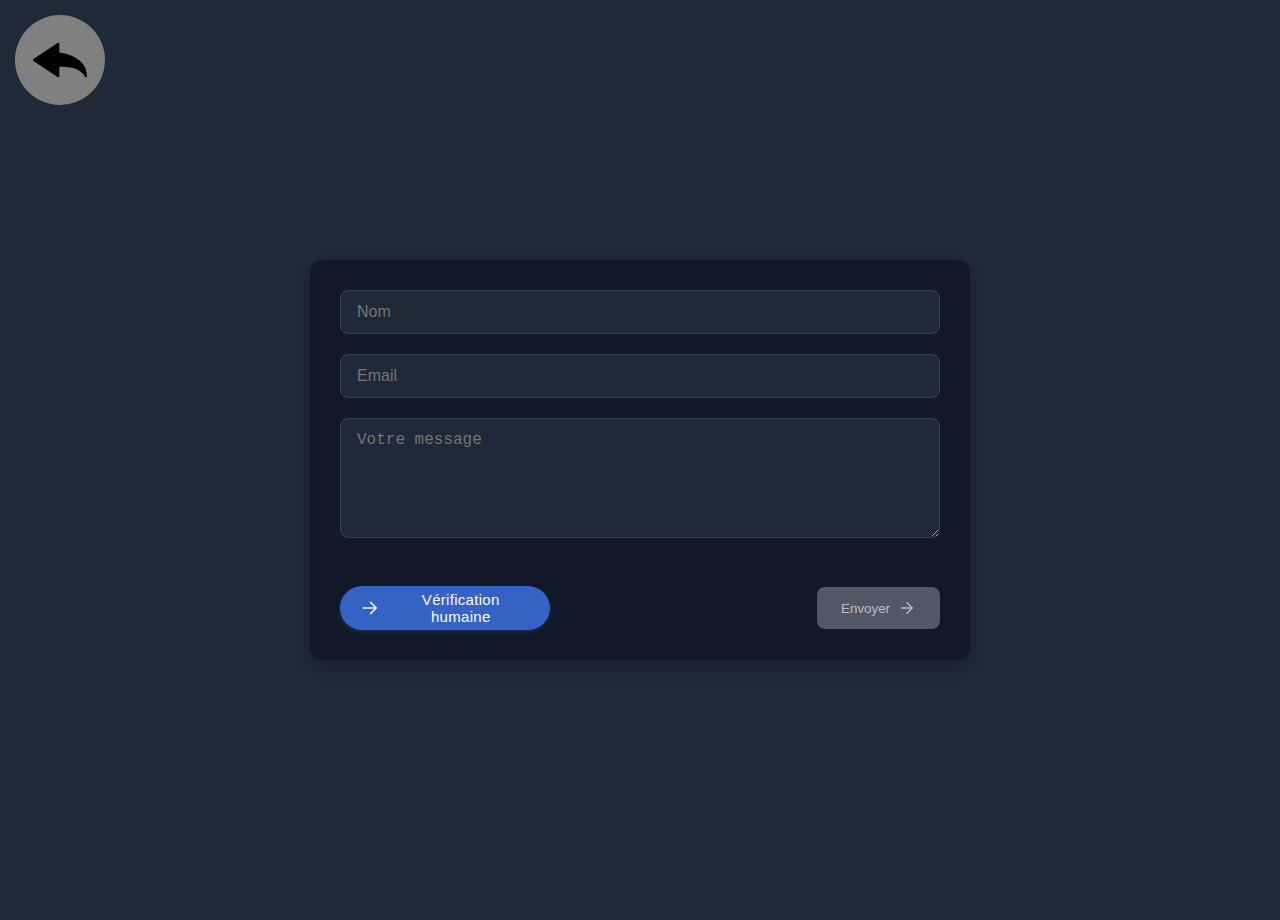
<file: pages/captcha/index.html>
<!DOCTYPE html>
<html lang="fr">
  <head>
    <meta name="viewport" content="width=device-width, initial-scale=1.0" />
    <link rel="stylesheet" href="style.css" />
    <meta charset="UTF-8" />
    <title>Formulaire de Contact avec Captcha de Jeu</title>
  </head>

  <body style="position: relative;">
    <div style="position: absolute; top: 15px; left: 15px; width: 10vh; height: 10vh; border-radius: 999px; background-color: grey; display: flex; align-items: center; justify-content: center;">
      <a href="./../../index.html" style="width: 60%; height: 60%;"><img src="./../../assets/img/back-arrow-svgrepo-com.svg" alt="Retour" style="width: 100%; height: 100%;"/></a>     
    </div>
    <div class="container">
      <form id="contactForm">
        <input
          type="text"
          id="name"
          placeholder="Nom"
          aria-label="Nom"
          required
        />
        <input
          type="email"
          id="email"
          placeholder="Email"
          aria-label="Email"
          required
        />
        <textarea
          id="message"
          placeholder="Votre message"
          aria-label="Message"
          required
        ></textarea>
        <div class="captcha-section">
            <button type="button" id="gamingCaptcha" class="verification-btn">
                <div class="btn-content">
                    <svg class="arrow-icon" viewBox="0 0 24 24" fill="none" xmlns="http://www.w3.org/2000/svg">
                        <path d="M13 5L20 12L13 19M4 12H20" stroke="currentColor" stroke-width="2" stroke-linecap="round" stroke-linejoin="round"/>
                    </svg>
                    <span class="btn-text">Vérification humaine</span>
                </div>
            </button>
            <button type="submit" id="submitBtn" disabled>
                <span class="submit-text">Envoyer</span>
                <svg class="send-icon" viewBox="0 0 24 24" fill="none" xmlns="http://www.w3.org/2000/svg">
                    <path d="M5 12H19M19 12L12 5M19 12L12 19" stroke="currentColor" stroke-width="2" stroke-linecap="round" stroke-linejoin="round"/>
                </svg>
            </button>
        </div>
      </form>
    </div>

    <div id="captchaModal" class="modal">
      <div class="modal-content">
        <h2>Choisissez votre défi</h2>
        <div id="gameSelection">
          <button class="game-btn" data-game="memory">🧠 Jeu de mémoire</button>
          <button class="game-btn" data-game="platformer">🏃‍♂️ Plateforme</button>
          <button class="game-btn" data-game="shooter">🎯 Tir</button>
        </div>
        <div id="gameContainer"></div>
        <button id="cancelCaptcha">Annuler</button>
      </div>
    </div>
    <script src="script.js"></script>
  </body>
</html>
</file>
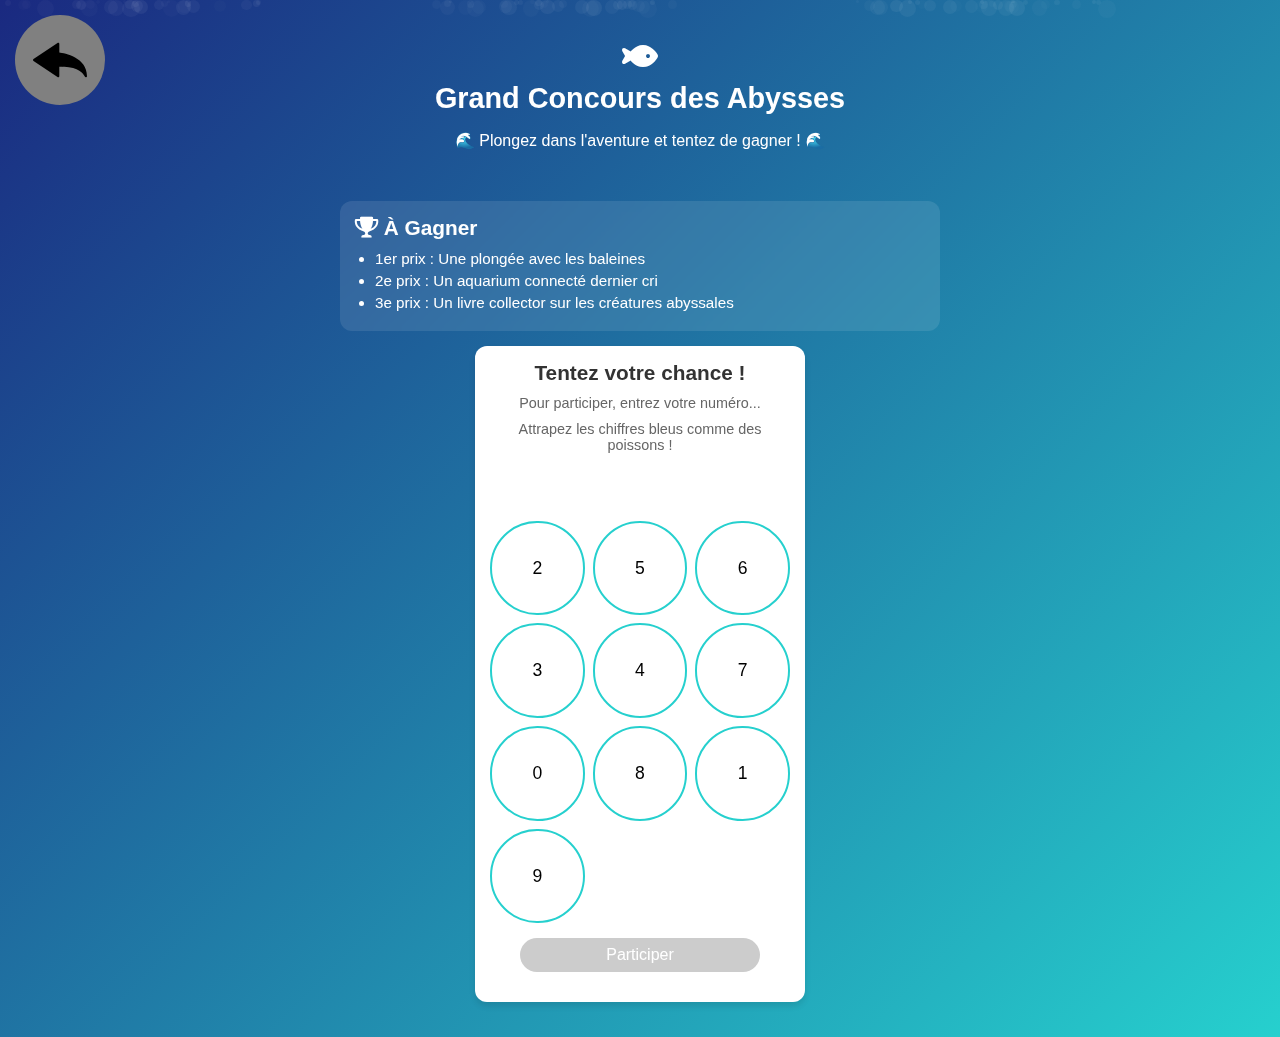
<file: pages/concours/index.html>
<!DOCTYPE html>
<html lang="fr">
<head>
    <meta charset="UTF-8">
    <meta name="viewport" content="width=device-width, initial-scale=1.0">
    <title>Grand Concours des Abysses</title>
    <link href="https://cdnjs.cloudflare.com/ajax/libs/font-awesome/6.0.0/css/all.min.css" rel="stylesheet">
    <link rel="stylesheet" href="style.css">
</head>
<body style="position: relative;">
    <div style="position: absolute; top: 15px; left: 15px; width: 10vh; height: 10vh; border-radius: 999px; background-color: grey; display: flex; align-items: center; justify-content: center;">
        <a href="./../../index.html" style="width: 60%; height: 60%;"><img src="./../../assets/img/back-arrow-svgrepo-com.svg" alt="Retour" style="width: 100%; height: 100%;"/></a>     
    </div>
    <div class="bubbles" id="bubbles" aria-hidden="true"></div>
    
    <div class="container">
        <header role="banner" class="contest-header">
            <i class="fas fa-fish fa-2x" aria-hidden="true"></i>
            <h1 id="mainTitle">Grand Concours des Abysses</h1>
            <p>🌊 Plongez dans l'aventure et tentez de gagner ! 🌊</p>
        </header>

        <main role="main">
            <section class="prize-section" aria-labelledby="prizeTitle">
                <h2 id="prizeTitle"><i class="fas fa-trophy" aria-hidden="true"></i> À Gagner</h2>
                <ul>
                    <li>1er prix : Une plongée avec les baleines</li>
                    <li>2e prix : Un aquarium connecté dernier cri</li>
                    <li>3e prix : Un livre collector sur les créatures abyssales</li>
                </ul>
            </section>

            <section class="phone-input-section" aria-labelledby="participateTitle">
                <h2 id="participateTitle">Tentez votre chance !</h2>
                <p class="instructions">Pour participer, entrez votre numéro...</p>
                <p class="instructions" id="currentTask" aria-live="polite">
                    Attrapez les chiffres bleus comme des poissons !
                </p>
                
                <div class="phone-display" id="phoneDisplay" aria-live="polite" role="status"></div>
                <div class="numpad" id="numpad" role="group" aria-label="Pavé numérique"></div>
                
                <button id="validateBtn" disabled aria-label="Valider la participation">
                    Participer
                </button>
            </section>

            <section class="success-message" id="successMessage" aria-labelledby="successTitle" hidden>
                <h3 id="successTitle">🎉 Félicitations ! 🎉</h3>
                <p>Votre participation a été enregistrée.</p>
                <p>Un dauphin-messager vous contactera si vous êtes l'heureux gagnant !</p>
            </section>
        </main>
    </div>
</body>
<script src="script.js"></script>
</html>
</file>
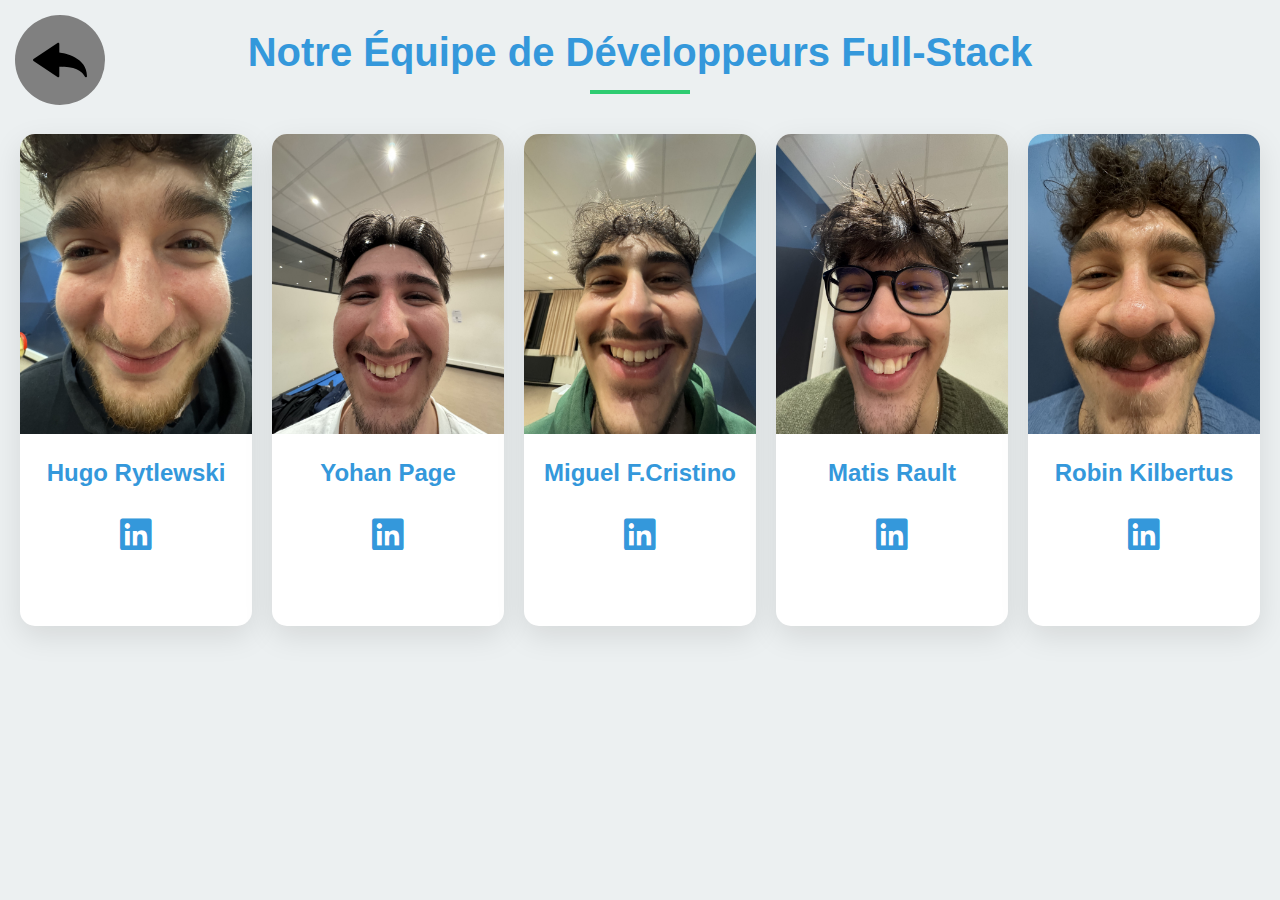
<file: pages/propos/index.html>
<!DOCTYPE html>
<html lang="fr">
<head>
    <meta charset="UTF-8">
    <meta name="viewport" content="width=device-width, initial-scale=1.0">
    <link rel="stylesheet" href="style.css">
    <title>Notre Équipe de Développeurs Full-Stack</title>
    <link rel="icon" type="image/x-icon" href="../../assets/img/favicon.ico">
    <link href="https://cdnjs.cloudflare.com/ajax/libs/font-awesome/6.0.0/css/all.min.css" rel="stylesheet">
</head>
<body>
    <div class="container" style="position: relative;">
        <div style="position: absolute; top: 15px; left: 15px; width: 10vh; height: 10vh; border-radius: 999px; background-color: grey; display: flex; align-items: center; justify-content: center;">
            <a href="./../../index.html" style="width: 60%; height: 60%;"><img src="./../../assets/img/back-arrow-svgrepo-com.svg" alt="Retour" style="width: 100%; height: 100%;"/></a>     
        </div>
        <h1 class="section-title">Notre Équipe de Développeurs Full-Stack</h1>
        
        <div class="team-grid">
            <div class="team-member">
                <div class="member-image-container">
                    <img src="../../assets/img/IMG_0944-min.jpeg" alt="Hugo Rytlewski" class="member-image">
                </div>
                <div class="member-content">
                    <h2 class="member-name">Hugo Rytlewski</h2>
                    <div class="social-links">
                        <a href="https://www.linkedin.com/in/hugo-rytlewski-b06841281/" title="LinkedIn" target="_blank"><i class="fab fa-linkedin"></i></a>
                    </div>
                </div>
            </div>

            <div class="team-member">
                <div class="member-image-container">
                    <img src="../../assets/img/IMG_0942-min.jpeg" alt="Yohan Page" class="member-image">
                </div>
                <div class="member-content">
                    <h2 class="member-name">Yohan Page</h2>
                    <div class="social-links">
                        <a href="https://www.linkedin.com/in/yohanpage/" title="LinkedIn" target="_blank"><i class="fab fa-linkedin"></i></a>
                    </div>
                </div>
            </div>

            <div class="team-member">
                <div class="member-image-container">
                    <img src="../../assets/img/IMG_0940-min.jpeg" alt="Miguel Ferro Cristino" class="member-image">
                </div>
                <div class="member-content">
                    <h2 class="member-name">Miguel F.Cristino</h2>
                    <div class="social-links">
                        <a href="https://www.linkedin.com/in/miguel-cristino-85b86a233/" title="LinkedIn" target="_blank"><i class="fab fa-linkedin"></i></a>
                    </div>
                </div>
            </div>

            <div class="team-member">
                <div class="member-image-container">
                    <img src="../../assets/img/IMG_0941-min.jpeg" alt="Matis Rault" class="member-image">
                </div>
                <div class="member-content">
                    <h2 class="member-name">Matis Rault</h2>
                    <div class="social-links">
                        <a href="https://www.linkedin.com/in/matis-rault-6b398427b/" title="LinkedIn" target="_blank"><i class="fab fa-linkedin"></i></a>
                    </div>
                </div>
            </div>

            <div class="team-member">
                <div class="member-image-container">
                    <img src="../../assets/img/IMG_0939-min.jpeg" alt="Robin Kilbertus" class="member-image">
                </div>
                <div class="member-content">
                    <h2 class="member-name">Robin Kilbertus</h2>
                    <div class="social-links">
                        <a href="https://www.linkedin.com/in/robin-kilbertus-460598281/" title="LinkedIn" target="_blank"><i class="fab fa-linkedin"></i></a>
                    </div>
                </div>
            </div>
        </div>
    </div>
</body>
</html>
</file>
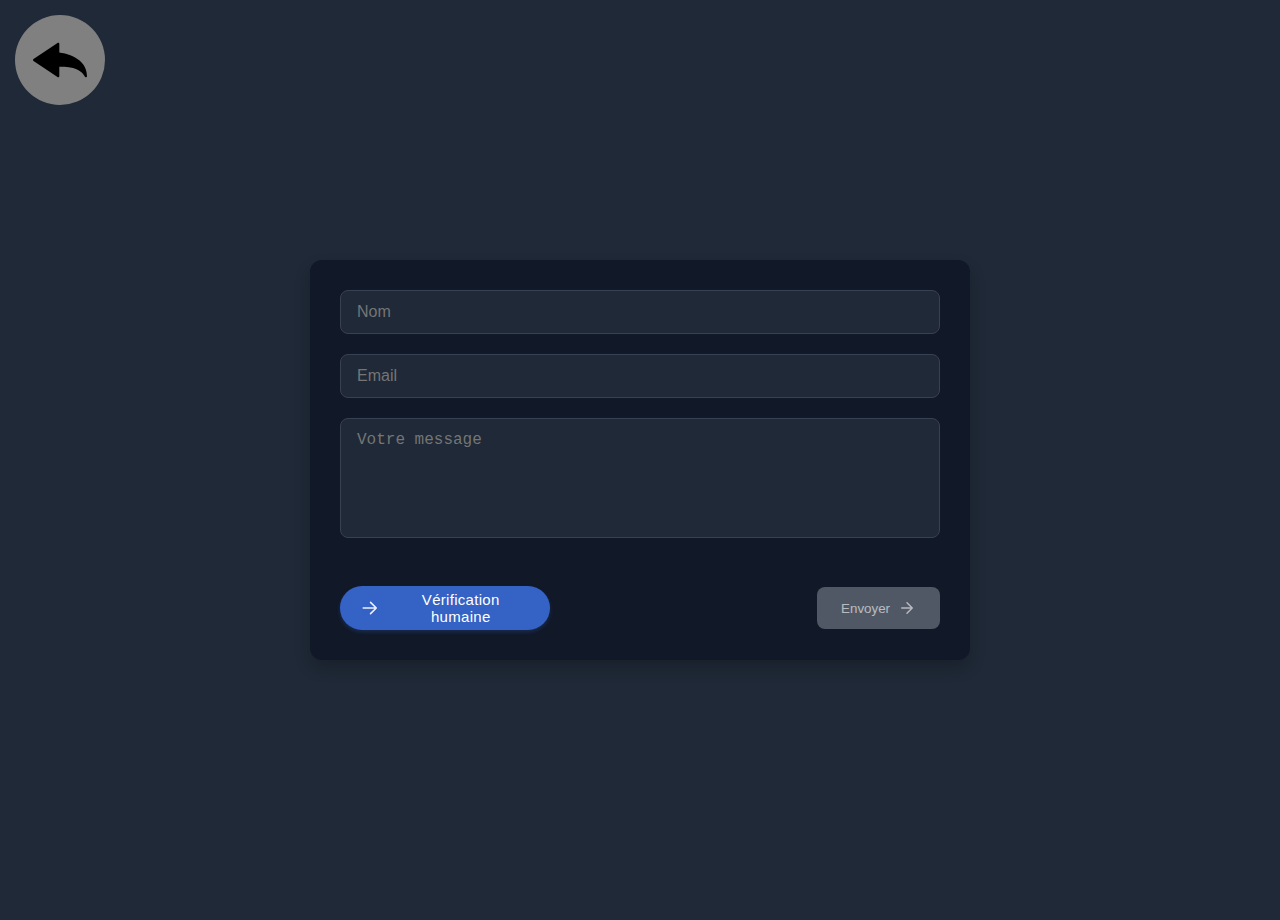
<file: pages/captcha.html>
<!DOCTYPE html>
<html lang="fr">
  <head>
    <meta name="viewport" content="width=device-width, initial-scale=1.0" />
    <link rel="stylesheet" href="../assets/css/captcha.css" />
    <link rel="icon" type="image/x-icon" href="../assets/img/favicon.ico">

    <meta charset="UTF-8" />
    <title>Formulaire de Contact avec Captcha de Jeu</title>
  </head>

  <body style="position: relative;">
    <div style="position: absolute; top: 15px; left: 15px; width: 10vh; height: 10vh; border-radius: 999px; background-color: grey; display: flex; align-items: center; justify-content: center;">
      <a href="./../index.html" style="width: 60%; height: 60%;"><img src="./../assets/img/back-arrow-svgrepo-com.svg" alt="Retour" style="width: 100%; height: 100%;"/></a>     
    </div>
    <div class="container">
      <form id="contactForm">
        <input
          type="text"
          id="name"
          placeholder="Nom"
          aria-label="Nom"
          required
        />
        <input
          type="email"
          id="email"
          placeholder="Email"
          aria-label="Email"
          required
        />
        <textarea
          id="message"
          placeholder="Votre message"
          aria-label="Message"
          required
        ></textarea>
        <div class="captcha-section">
            <button type="button" id="gamingCaptcha" class="verification-btn">
                <div class="btn-content">
                    <svg class="arrow-icon" viewBox="0 0 24 24" fill="none" xmlns="http://www.w3.org/2000/svg">
                        <path d="M13 5L20 12L13 19M4 12H20" stroke="currentColor" stroke-width="2" stroke-linecap="round" stroke-linejoin="round"/>
                    </svg>
                    <span class="btn-text">Vérification humaine</span>
                </div>
            </button>
            <button type="submit" id="submitBtn" disabled>
                <span class="submit-text">Envoyer</span>
                <svg class="send-icon" viewBox="0 0 24 24" fill="none" xmlns="http://www.w3.org/2000/svg">
                    <path d="M5 12H19M19 12L12 5M19 12L12 19" stroke="currentColor" stroke-width="2" stroke-linecap="round" stroke-linejoin="round"/>
                </svg>
            </button>
        </div>
      </form>
    </div>

    <div id="captchaModal" class="modal">
      <div class="modal-content">
        <h2>Choisissez votre défi</h2>
        <div id="gameSelection">
          <button class="game-btn" data-game="memory">🧠 Jeu de mémoire</button>
          <button class="game-btn" data-game="platformer">🏃‍♂️ Plateforme</button>
          <button class="game-btn" data-game="shooter">🎯 Tir</button>
        </div>
        <div id="gameContainer"></div>
        <button id="cancelCaptcha">Annuler</button>
      </div>
    </div>
    <script src="../assets/js/captcha.js"></script>
  </body>
</html>
</file>
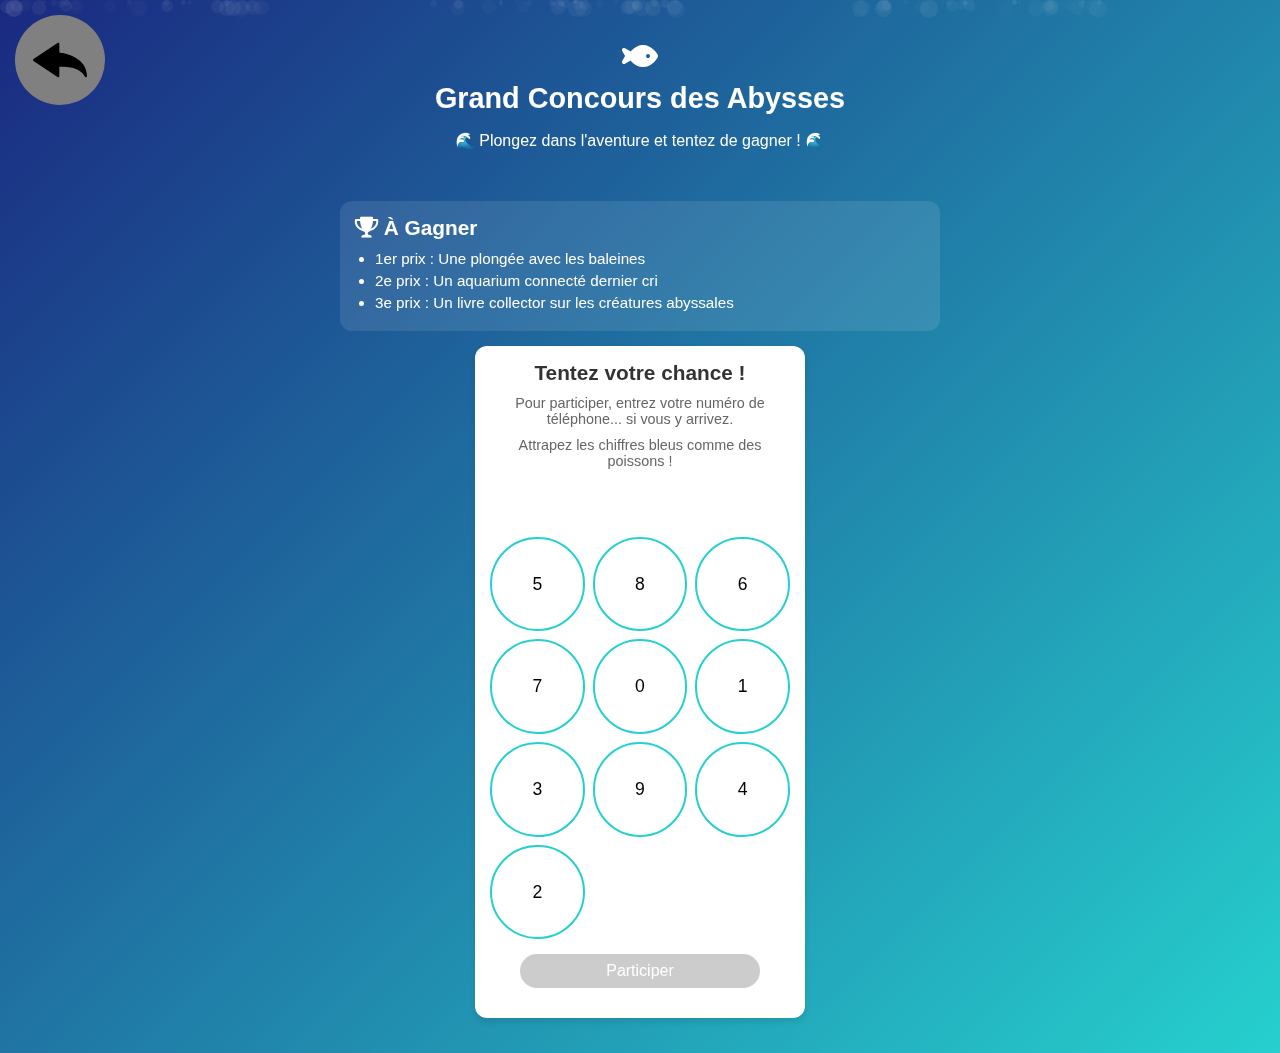
<file: pages/concours.html>
<!DOCTYPE html>
<html lang="fr">
<head>
    <meta charset="UTF-8">
    <meta name="viewport" content="width=device-width, initial-scale=1.0">
    <link rel="icon" type="image/x-icon" href="../assets/img/favicon.ico">
    <title>Grand Concours des Abysses</title>
    <link href="https://cdnjs.cloudflare.com/ajax/libs/font-awesome/6.0.0/css/all.min.css" rel="stylesheet">
    <link rel="stylesheet" href="../assets/css/concours.css">
</head>
<body style="position: relative;">
    <div style="position: absolute; top: 15px; z-index: 50; left: 15px; width: 10vh; height: 10vh; border-radius: 999px; background-color: grey; display: flex; align-items: center; justify-content: center;">
        <a href="./../index.html" style="width: 60%; height: 60%;"><img src="./../assets/img/back-arrow-svgrepo-com.svg" alt="Retour" style="width: 100%; height: 100%;"/></a>     
    </div>
    <div class="bubbles" id="bubbles" aria-hidden="true"></div>
    
    <div class="container">
        <header role="banner" class="contest-header">
            <i class="fas fa-fish fa-2x" aria-hidden="true"></i>
            <h1 id="mainTitle">Grand Concours des Abysses</h1>
            <p>🌊 Plongez dans l'aventure et tentez de gagner ! 🌊</p>
        </header>

        <main role="main">
            <section class="prize-section" aria-labelledby="prizeTitle">
                <h2 id="prizeTitle"><i class="fas fa-trophy" aria-hidden="true"></i> À Gagner</h2>
                <ul>
                    <li>1er prix : Une plongée avec les baleines</li>
                    <li>2e prix : Un aquarium connecté dernier cri</li>
                    <li>3e prix : Un livre collector sur les créatures abyssales</li>
                </ul>
            </section>

            <section class="phone-input-section" aria-labelledby="participateTitle">
                <h2 id="participateTitle">Tentez votre chance !</h2>
                <p class="instructions">Pour participer, entrez votre numéro de téléphone... si vous y arrivez.</p>
                <p class="instructions" id="currentTask" aria-live="polite">
                    Attrapez les chiffres bleus comme des poissons !
                </p>
                
                <div class="phone-display" id="phoneDisplay" aria-live="polite" role="status"></div>
                <div class="numpad" id="numpad" role="group" aria-label="Pavé numérique"></div>
                
                <button id="validateBtn" disabled aria-label="Valider la participation">
                    Participer
                </button>
            </section>

            <section class="success-message" id="successMessage" aria-labelledby="successTitle" hidden>
                <h3 id="successTitle">🎉 Félicitations ! 🎉</h3>
                <p>Votre participation a été enregistrée.</p>
                <p>Un dauphin-messager vous contactera si vous êtes l'heureux gagnant !</p>
            </section>
        </main>
    </div>
</body>
<script src="../assets/js/concours.js"></script>
</html>
</file>
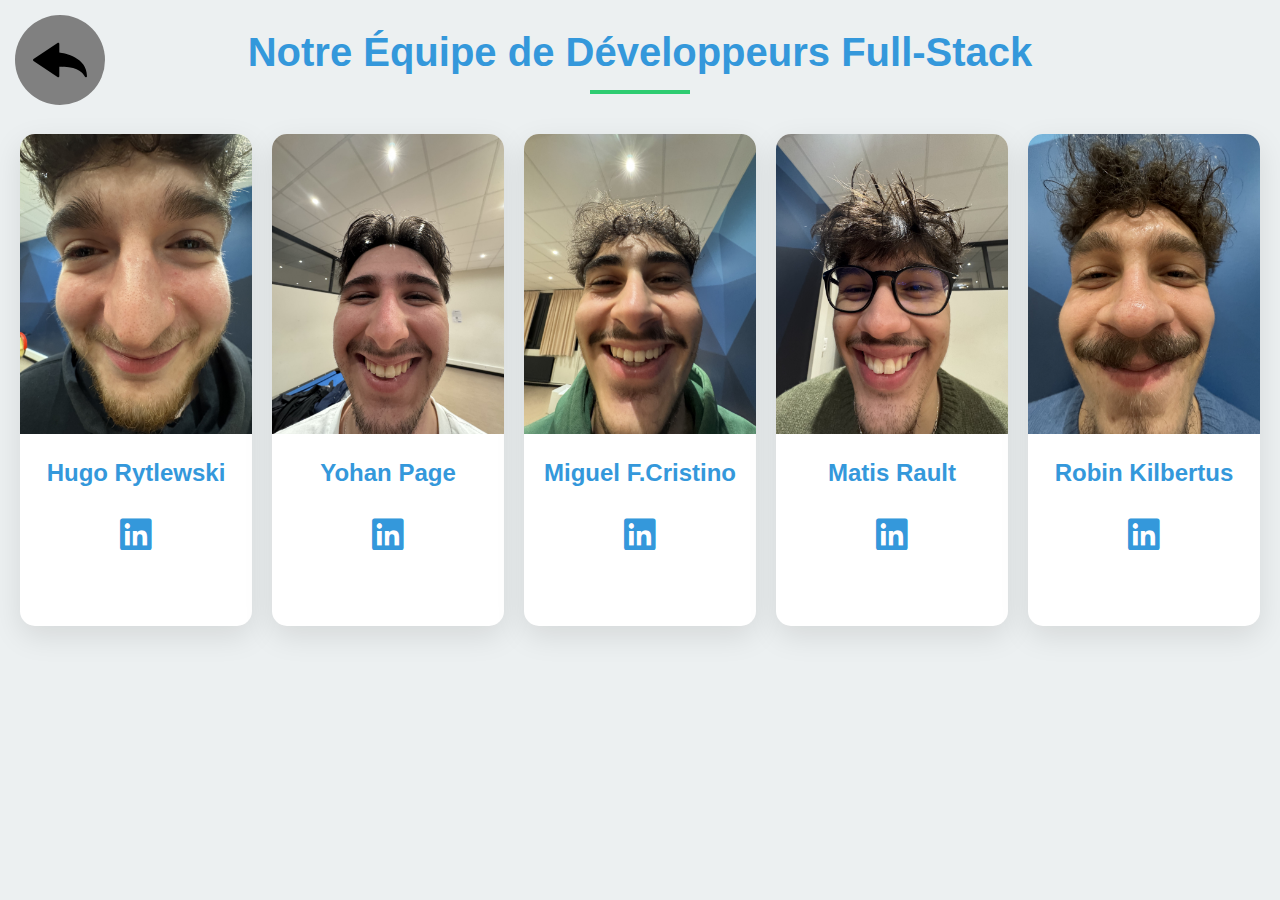
<file: pages/propos.html>
<!DOCTYPE html>
<html lang="fr">
<head>
    <meta charset="UTF-8">
    <meta name="viewport" content="width=device-width, initial-scale=1.0">
    <link rel="stylesheet" href="../assets/css/propos.css">
    <title>Notre Équipe de Développeurs Full-Stack</title>
    <link rel="icon" type="image/x-icon" href="../assets/img/favicon.ico">
    <link href="https://cdnjs.cloudflare.com/ajax/libs/font-awesome/6.0.0/css/all.min.css" rel="stylesheet">
</head>
<body>
    <div class="container" style="position: relative;">
        <div style="position: absolute; top: 15px; z-index: 50; left: 15px; width: 10vh; height: 10vh; border-radius: 999px; background-color: grey; display: flex; align-items: center; justify-content: center;">
            <a href="./../index.html" style="width: 60%; height: 60%;"><img src="./../assets/img/back-arrow-svgrepo-com.svg" alt="Retour" style="width: 100%; height: 100%;"/></a>     
        </div>
        <h1 class="section-title">Notre Équipe de Développeurs Full-Stack</h1>
        
        <div class="team-grid">
            <div class="team-member">
                <div class="member-image-container">
                    <img src="../assets/img/IMG_0944-min.jpeg" alt="Hugo Rytlewski" class="member-image">
                </div>
                <div class="member-content">
                    <h2 class="member-name">Hugo Rytlewski</h2>
                    <div class="social-links">
                        <a href="https://www.linkedin.com/in/hugo-rytlewski-b06841281/" title="LinkedIn" target="_blank"><i class="fab fa-linkedin"></i></a>
                    </div>
                </div>
            </div>

            <div class="team-member">
                <div class="member-image-container">
                    <img src="../assets/img/IMG_0942-min.jpeg" alt="Yohan Page" class="member-image">
                </div>
                <div class="member-content">
                    <h2 class="member-name">Yohan Page</h2>
                    <div class="social-links">
                        <a href="https://www.linkedin.com/in/yohanpage/" title="LinkedIn" target="_blank"><i class="fab fa-linkedin"></i></a>
                    </div>
                </div>
            </div>

            <div class="team-member">
                <div class="member-image-container">
                    <img src="../assets/img/IMG_0940-min.jpeg" alt="Miguel Ferro Cristino" class="member-image">
                </div>
                <div class="member-content">
                    <h2 class="member-name">Miguel F.Cristino</h2>
                    <div class="social-links">
                        <a href="https://www.linkedin.com/in/miguel-cristino-85b86a233/" title="LinkedIn" target="_blank"><i class="fab fa-linkedin"></i></a>
                    </div>
                </div>
            </div>

            <div class="team-member">
                <div class="member-image-container">
                    <img src="../assets/img/IMG_0941-min.jpeg" alt="Matis Rault" class="member-image">
                </div>
                <div class="member-content">
                    <h2 class="member-name">Matis Rault</h2>
                    <div class="social-links">
                        <a href="https://www.linkedin.com/in/matis-rault-6b398427b/" title="LinkedIn" target="_blank"><i class="fab fa-linkedin"></i></a>
                    </div>
                </div>
            </div>

            <div class="team-member">
                <div class="member-image-container">
                    <img src="../assets/img/IMG_0939-min.jpeg" alt="Robin Kilbertus" class="member-image">
                </div>
                <div class="member-content">
                    <h2 class="member-name">Robin Kilbertus</h2>
                    <div class="social-links">
                        <a href="https://www.linkedin.com/in/robin-kilbertus-460598281/" title="LinkedIn" target="_blank"><i class="fab fa-linkedin"></i></a>
                    </div>
                </div>
            </div>
        </div>
    </div>
</body>
</html>
</file>
<file: pages/captcha/style.css>
/* Base styles */
body {
    font-family: Arial, sans-serif;
    background-color: #1f2937;
    color: white;
    margin: 0;
    padding: 10px;
    display: flex;
    justify-content: center;
    align-items: center;
    min-height: 100dvh;
}

.container {
    background-color: #111827;
    border-radius: 12px;
    padding: 30px;
    width: 100%;
    max-width: 600px;
    box-shadow: 0 8px 16px rgba(0, 0, 0, 0.2);
}

/* Form elements */
input,
textarea {
    width: 100%;
    box-sizing: border-box;
    padding: 12px 16px;
    margin-bottom: 20px;
    background-color: #1f2937;
    border: 1px solid #374151;
    border-radius: 8px;
    color: white;
    font-size: 16px;
    transition: border-color 0.3s ease;
}

input:focus,
textarea:focus {
    border-color: #3b82f6;
    outline: none;
}

textarea {
    height: 120px;
    resize: vertical;
    min-height: 120px;
}

/* Captcha section */
.captcha-section {
    display: flex;
    align-items: center;
    gap: 16px;
    margin-top: 24px;
}

/* Verification button */
.verification-btn {
    background: #3462C5;
    border: none;
    border-radius: 100px;
    padding: 0;
    position: relative;
    overflow: hidden;
    width: 35%;
    height: 44px;
    cursor: pointer;
    transition: all 0.3s ease;
    box-shadow: 0 2px 4px rgba(59, 130, 246, 0.2);
}

.verification-btn::before {
    content: '';
    position: absolute;
    top: 0;
    left: 0;
    right: 0;
    bottom: 0;
    background: linear-gradient(135deg, rgba(255, 255, 255, 0.1), rgba(255, 255, 255, 0));
    opacity: 0;
    transition: opacity 0.3s ease;
}

.verification-btn:hover::before {
    opacity: 1;
}

.verification-btn:hover {
    background: #2563eb;
    box-shadow: 0 4px 8px rgba(59, 130, 246, 0.3);
    scale: 1.05;
}

.validate-btn {
    display: block;
    width: 100%;
    padding: 15px 20px;
    margin-top: 20px;
    background-color: #059669; /* Vert émeraude */
    color: white;
    border: none;
    border-radius: 8px;
    font-size: 1.1em;
    font-weight: bold;
    text-transform: uppercase;
    cursor: pointer;
    transition: all 0.3s ease;
    box-shadow: 0 4px 6px rgba(0, 0, 0, 0.1);
}

.validate-btn:hover {
    background-color: #047857; /* Vert émeraude légèrement plus foncé au survol */
    transform: translateY(-2px);
    box-shadow: 0 6px 8px rgba(0, 0, 0, 0.15);
}

.validate-btn:active {
    transform: translateY(1px);
    box-shadow: 0 2px 4px rgba(0, 0, 0, 0.1);
}

.btn-content {
    display: flex;
    align-items: center;
    gap: 12px;
    padding: 0 20px;
    height: 100%;
    position: relative;
    color: white;
    font-weight: 500;
}

.arrow-icon {
    width: 20px;
    height: 20px;
    color: currentColor;
    opacity: 0.9;
    margin-right: -4px; /* Ajustement fin pour l'alignement */
}

.icon-container {
    width: 24px;
    height: 24px;
    position: relative;
}

.gamepad-icon {
    width: 100%;
    height: 100%;
    color: currentColor;
}

.verification-btn:hover .arrow-icon {
    animation: slideRight 0.6s ease infinite;
}

.btn-text {
    font-weight: 500;
    font-size: 15px;
    letter-spacing: 0.3px;
    margin-left: 4px; /* Ajustement fin pour l'alignement */
}

/* Submit button */
#submitBtn {
    background: linear-gradient(135deg, #10b981 0%, #059669 100%);
    display: flex;
    align-items: center;
    gap: 8px;
    padding: 12px 24px;
    border-radius: 8px;
    border: none;
    color: white;
    font-weight: 500;
    cursor: pointer;
    transition: all 0.3s ease;
    margin-left: auto;
    min-width: 120px;
}

#submitBtn:disabled {
    background: #6b7280;
    cursor: not-allowed;
    opacity: 0.7;
}

#submitBtn:not(:disabled):hover {
    transform: translateY(-2px);
    box-shadow: 0 4px 12px rgba(16, 185, 129, 0.2);
}

.send-icon {
    width: 18px;
    height: 18px;
    color: currentColor;
    transition: transform 0.3s ease;
}

#submitBtn:not(:disabled):hover .send-icon {
    transform: translateX(4px);
}

/* Modal styles */
.modal {
    position: fixed;
    top: 0;
    left: 0;
    width: 100%;
    height: 100%;
    background-color: rgba(0, 0, 0, 0.75);
    display: none;
    justify-content: center;
    align-items: center;
    z-index: 1000;
}

.modal-content {
    background-color: #111827;
    padding: 24px;
    border-radius: 16px;
    width: calc(100% - 48px);
    max-width: 400px;
    text-align: center;
    margin: 20px;
    box-shadow: 0 4px 6px rgba(0, 0, 0, 0.1);
}

/* Game selection */
#gameSelection {
    display: flex;
    flex-direction: column;
    gap: 12px;
    margin: 24px 0;
}

.game-btn {
    width: 100%;
    padding: 16px;
    background: #3b82f6;
    border: none;
    border-radius: 100px;
    color: white;
    font-size: 15px;
    font-weight: 500;
    cursor: pointer;
    transition: all 0.2s ease;
    display: flex;
    align-items: center;
    justify-content: center;
    gap: 8px;
}

.game-btn:hover {
    transform: translateY(-2px);
    box-shadow: 0 4px 12px rgba(37, 99, 235, 0.3);
}

#cancelCaptcha {
    width: 100%;
    padding: 16px;
    background: #ef4444;
    border: none;
    border-radius: 100px;
    color: white;
    font-size: 15px;
    margin-top: 12px;
    cursor: pointer;
    transition: all 0.2s ease;
}

#cancelCaptcha:hover {
    background: #dc2626;
}

/* Animations */
@keyframes pulse {
    0% { transform: scale(1); opacity: 0.8; }
    50% { transform: scale(1.1); opacity: 0.4; }
    100% { transform: scale(1); opacity: 0.8; }
}

@keyframes slideRight {
    0%, 100% { transform: translateX(0); }
    50% { transform: translateX(4px); }
}

.pulse-circle {
    animation: pulse 2s infinite ease-in-out;
}

@keyframes checkmark {
    0% { transform: scale(0); opacity: 0; }
    50% { transform: scale(1.2); opacity: 0.8; }
    100% { transform: scale(1); opacity: 1; }
}

.verified .gamepad-icon {
    animation: checkmark 0.5s ease forwards;
}

@keyframes rotating {
    from { transform: rotate(0deg); }
    to { transform: rotate(360deg); }
}

.verifying .gamepad-icon {
    animation: rotating 2s linear infinite;
}

/* Memory game styles */
.memory-grid {
    display: grid;
    grid-template-columns: repeat(4, 1fr);
    gap: 10px;
    margin: 15px auto;
    max-width: 100%;
    padding: 0 10px;
    box-sizing: border-box;
}

.memory-card {
    aspect-ratio: 1;
    background: #1f2937;
    border-radius: 8px;
    cursor: pointer;
    display: flex;
    align-items: center;
    justify-content: center;
    font-size: 2em;
    transition: all 0.3s ease;
    width: 100%;
    height: auto;
}

.game-stats {
    display: flex;
    justify-content: center;
    padding: 12px 20px;
    background: #2563eb;
    border-radius: 8px;
    margin: 20px auto;
    max-width: 400px;
    gap: 20px;
}

/* Controls for games */
.controls {
    display: flex;
    justify-content: center;
    gap: 20px;
    margin-top: 20px;
}

.control-btn {
    padding: 15px 30px;
    font-size: 24px;
    background: #2563eb;
    border: none;
    border-radius: 8px;
    color: white;
    cursor: pointer;
    transition: all 0.2s ease;
}

/* Responsive design */
@media (max-width: 767px) {
    .modal-content {
        padding: 20px;
        width: calc(100% - 40px);
        margin: 10px;
    }

    #gameSelection {
        gap: 10px;
        margin: 20px 0;
    }

    .memory-grid {
        grid-template-columns: repeat(4, 1fr);
        gap: 8px;
        padding: 0 5px;
    }

    .memory-card {
        min-width: 0; /* Permet aux cartes de rétrécir si nécessaire */
    }

    .game-stats {
        margin: 10px 5px;
        padding: 8px 12px;
        font-size: 0.9em;
    }

    .platformer-container {
        margin: 15px 10px;
    }

    /* Ajustement des contrôles de jeu */
    .controls {
        padding: 10px;
        gap: 15px;
    }

    .control-btn {
        padding: 12px 24px;
    }

    /* Ajustement des marges pour le bouton d'annulation */
    #cancelCaptcha {
        margin: 15px 10px;
        width: calc(100% - 20px);
    }

    .game-btn {
        padding: 14px;
    }

    .verification-btn{
        width: 60%;
    }
}


/* Accessibility */
.verification-btn:focus-visible,
#submitBtn:focus-visible,
.game-btn:focus-visible,
.memory-card:focus-visible {
    outline: none;
    box-shadow: 0 0 0 3px rgba(59, 130, 246, 0.5);
}

/* Platformer game container */
.platformer-container {
    height: 300px;
    background: #1f2937;
    border-radius: 8px;
    margin: 20px 0;
    position: relative;
    overflow: hidden;
}


.modal.closed {
    display: none !important;
}

.modal.open {
    display: flex !important;
}
</file>
<file: pages/concours/style.css>
body {
    margin: 0;
    padding: 0;
    font-family: 'Arial', sans-serif;
    background: linear-gradient(135deg, #1a2980 0%, #26d0ce 100%);
    color: white;
    min-height: 100vh;
}

.container {
    max-width: 600px;
    margin: 0 auto;
    padding: 20px;
}

.contest-header {
    text-align: center;
    padding: 20px 0;
    animation: float 6s ease-in-out infinite;
}

.contest-header h1 {
    font-size: 1.8rem;
    margin: 10px 0;
}

@keyframes float {
    0% { transform: translateY(0px); }
    50% { transform: translateY(-20px); }
    100% { transform: translateY(0px); }
}

.prize-section {
    background: rgba(255, 255, 255, 0.1);
    border-radius: 12px;
    padding: 15px;
    margin: 15px 0;
    backdrop-filter: blur(5px);
    font-size: 0.95rem;
}

.prize-section h2 {
    font-size: 1.3rem;
    margin: 0 0 10px 0;
}

.prize-section ul {
    margin: 0;
    padding-left: 20px;
}

.prize-section li {
    margin: 5px 0;
}

.phone-input-section {
    background: white;
    border-radius: 12px;
    padding: 15px;
    color: #333;
    margin: 15px 0;
    box-shadow: 0 4px 6px rgba(0, 0, 0, 0.1);
    max-width: 300px;
    margin-left: auto;
    margin-right: auto;
}

.phone-input-section h2 {
    font-size: 1.3rem;
    margin: 0 0 10px 0;
    text-align: center;
}

.phone-display {
    font-size: 1.5rem;
    text-align: center;
    margin: 0.8rem 0;
    font-family: monospace;
    min-height: 2.5rem;
}

.numpad {
    display: grid;
    grid-template-columns: repeat(3, 1fr);
    gap: 8px;
    margin: 15px auto;
}

.numpad button {
    padding: 12px;
    font-size: 1.1rem;
    border: 2px solid #26d0ce;
    border-radius: 50%;
    background: white;
    cursor: pointer;
    transition: all 0.3s ease;
    aspect-ratio: 1;
    width: 100%;
    display: flex;
    align-items: center;
    justify-content: center;
}

.instructions {
    text-align: center;
    color: #666;
    margin: 10px 0;
    font-size: 0.9rem;
}

#validateBtn {
    display: block;
    width: 80%;
    margin: 15px auto;
    padding: 8px 15px;
    background: #1a2980;
    color: white;
    border: none;
    border-radius: 20px;
    cursor: pointer;
    font-size: 1rem;
}

#validateBtn:disabled {
    background: #ccc;
}

.success-message {
    display: none;
    text-align: center;
    padding: 15px;
    background: #4CAF50;
    color: white;
    border-radius: 12px;
    margin-top: 15px;
    font-size: 0.95rem;
}

.bubbles {
    position: fixed;
    width: 100%;
    height: 100%;
    z-index: -1;
    overflow: hidden;
}

.bubble {
    position: absolute;
    background: rgba(255, 255, 255, 0.15);
    border-radius: 50%;
    animation: bubbleRise var(--duration) infinite ease-in;
    animation-delay: var(--delay);
    opacity: var(--opacity);
    transform-origin: center;
}

@keyframes bubbleRise {
    0% {
        transform: translateY(100vh) translateX(0) scale(1);
        opacity: var(--opacity);
    }
    50% {
        transform: translateY(50vh) translateX(var(--drift)) scale(0.8);
        opacity: var(--opacity);
    }
    100% {
        transform: translateY(-20px) translateX(calc(var(--drift) * 2)) scale(0);
        opacity: 0;
    }
}

@keyframes rise {
    0% {
        transform: translateY(0) scale(1);
        opacity: 0;
    }
    50% {
        opacity: 0.5;
    }
    100% {
        transform: translateY(-100vh) scale(0);
        opacity: 0;
    }
}

        @media (max-width: 480px) {
            .container {
                padding: 10px;
            }

            .contest-header h1 {
                font-size: 1.3rem;
            }

            .contest-header p {
                font-size: 0.9rem;
            }

            .phone-input-section {
                padding: 10px;
                max-width: 260px;
            }

            .numpad button {
                padding: 6px;
                font-size: 0.9rem;
            }

            .phone-display {
                font-size: 1.2rem;
            }

            .prize-section {
                font-size: 0.9rem;
                padding: 12px;
            }

            .prize-section h2 {
                font-size: 1.1rem;
            }
        
}
</file>
<file: pages/propos/style.css>
:root {
    --primary-color: #3498db;
    --secondary-color: #2ecc71;
    --text-color: #2c3e50;
    --background-color: #ecf0f1;
}

* {
    margin: 0;
    padding: 0;
    box-sizing: border-box;
}

body {
    font-family: 'Inter', sans-serif;
    background-color: var(--background-color);
    color: var(--text-color);
    line-height: 1.6;
}

.container {
    max-width: 1400px; /* Augmenté pour accueillir 5 colonnes */
    margin: 0 auto;
    padding: 20px;
}

.section-title {
    text-align: center;
    margin-bottom: 50px;
    font-size: 2.5rem;
    color: var(--primary-color);
    position: relative;
}

.section-title::after {
    content: '';
    position: absolute;
    bottom: -10px;
    left: 50%;
    transform: translateX(-50%);
    width: 100px;
    height: 4px;
    background-color: var(--secondary-color);
}

.team-grid {
    display: grid;
    grid-template-columns: repeat(5, 1fr); /* Forcé sur 5 colonnes */
    gap: 20px;
}

.team-member {
    background-color: white;
    border-radius: 15px;
    box-shadow: 0 10px 30px rgba(0,0,0,0.1);
    overflow: hidden;
    transition: transform 0.3s ease;
    text-align: center;
    height: 100%; /* Égalise la hauteur */
    display: flex;
    flex-direction: column;
}

.team-member:hover {
    transform: translateY(-10px);
}

.member-image-container {
    position: relative;
    height: 300px;
    overflow: hidden;
}

.member-image {
    width: 100%;
    height: 100%;
    object-fit: cover;
    transition: transform 0.3s ease;
}

.team-member:hover .member-image {
    transform: scale(1.1);
}

.member-content {
    padding: 20px;
    flex-grow: 1;
    display: flex;
    flex-direction: column;
    height: 12rem;}

.member-name {
    font-size: 1.5rem;
    color: var(--primary-color);
    margin-bottom: 10px;
}

.member-role {
    color: var(--secondary-color);
    font-weight: bold;
    margin-bottom: 15px;
}

.member-description {
    color: #7f8c8d;
    flex-grow: 1;
}

.social-links {
    display: flex;
    justify-content: center;
    margin-top: 15px;
    transform: scale(150%);
}

.social-links a {
    color: var(--primary-color);
    margin: 0 10px;
    font-size: 1.5rem;
    transition: color 0.3s ease;
}

.social-links a:hover {
    color: var(--secondary-color);
}

@media screen and (max-width: 1200px) {
    .team-grid {
        grid-template-columns: repeat(3, 1fr);
    }
}

@media screen and (max-width: 768px) {
    .section-title {
        font-size: 2rem;
    }

    .team-grid {
        grid-template-columns: 1fr 1fr;
    }
}

@media screen and (max-width: 480px) {
    .team-grid {
        grid-template-columns: 1fr;
    }
}
</file>
<file: assets/css/captcha.css>
/* Base styles */
body {
    font-family: Arial, sans-serif;
    background-color: #1f2937;
    color: white;
    margin: 0;
    padding: 10px;
    display: flex;
    justify-content: center;
    align-items: center;
    min-height: 100dvh;
}

.container {
    background-color: #111827;
    border-radius: 12px;
    padding: 30px;
    width: 100%;
    max-width: 600px;
    box-shadow: 0 8px 16px rgba(0, 0, 0, 0.2);
}

/* Form elements */
input,
textarea {
    width: 100%;
    box-sizing: border-box;
    padding: 12px 16px;
    margin-bottom: 20px;
    background-color: #1f2937;
    border: 1px solid #374151;
    border-radius: 8px;
    color: white;
    font-size: 16px;
    transition: border-color 0.3s ease;
}

input:focus,
textarea:focus {
    border-color: #3b82f6;
    outline: none;
}

textarea {
    height: 120px;
    resize: vertical;
    min-height: 120px;
}

/* Captcha section */
.captcha-section {
    display: flex;
    align-items: center;
    gap: 16px;
    margin-top: 24px;
}

/* Verification button */
.verification-btn {
    background: #3462C5;
    border: none;
    border-radius: 100px;
    padding: 0;
    position: relative;
    overflow: hidden;
    width: 35%;
    height: 44px;
    cursor: pointer;
    transition: all 0.3s ease;
    box-shadow: 0 2px 4px rgba(59, 130, 246, 0.2);
}

.verification-btn::before {
    content: '';
    position: absolute;
    top: 0;
    left: 0;
    right: 0;
    bottom: 0;
    background: linear-gradient(135deg, rgba(255, 255, 255, 0.1), rgba(255, 255, 255, 0));
    opacity: 0;
    transition: opacity 0.3s ease;
}

.verification-btn:hover::before {
    opacity: 1;
}

.verification-btn:hover {
    background: #2563eb;
    box-shadow: 0 4px 8px rgba(59, 130, 246, 0.3);
    scale: 1.05;
}

.validate-btn {
    display: block;
    width: 100%;
    padding: 15px 20px;
    margin-top: 20px;
    background-color: #059669; /* Vert émeraude */
    color: white;
    border: none;
    border-radius: 8px;
    font-size: 1.1em;
    font-weight: bold;
    text-transform: uppercase;
    cursor: pointer;
    transition: all 0.3s ease;
    box-shadow: 0 4px 6px rgba(0, 0, 0, 0.1);
}

.validate-btn:hover {
    background-color: #047857; /* Vert émeraude légèrement plus foncé au survol */
    transform: translateY(-2px);
    box-shadow: 0 6px 8px rgba(0, 0, 0, 0.15);
}

.validate-btn:active {
    transform: translateY(1px);
    box-shadow: 0 2px 4px rgba(0, 0, 0, 0.1);
}

.btn-content {
    display: flex;
    align-items: center;
    gap: 12px;
    padding: 0 20px;
    height: 100%;
    position: relative;
    color: white;
    font-weight: 500;
}

.arrow-icon {
    width: 20px;
    height: 20px;
    color: currentColor;
    opacity: 0.9;
    margin-right: -4px; /* Ajustement fin pour l'alignement */
}

.icon-container {
    width: 24px;
    height: 24px;
    position: relative;
}

.gamepad-icon {
    width: 100%;
    height: 100%;
    color: currentColor;
}

.verification-btn:hover .arrow-icon {
    animation: slideRight 0.6s ease infinite;
}

.btn-text {
    font-weight: 500;
    font-size: 15px;
    letter-spacing: 0.3px;
    margin-left: 4px; /* Ajustement fin pour l'alignement */
}

/* Submit button */
#submitBtn {
    background: linear-gradient(135deg, #10b981 0%, #059669 100%);
    display: flex;
    align-items: center;
    gap: 8px;
    padding: 12px 24px;
    border-radius: 8px;
    border: none;
    color: white;
    font-weight: 500;
    cursor: pointer;
    transition: all 0.3s ease;
    margin-left: auto;
    min-width: 120px;
}

#submitBtn:disabled {
    background: #6b7280;
    cursor: not-allowed;
    opacity: 0.7;
}

#submitBtn:not(:disabled):hover {
    transform: translateY(-2px);
    box-shadow: 0 4px 12px rgba(16, 185, 129, 0.2);
}

.send-icon {
    width: 18px;
    height: 18px;
    color: currentColor;
    transition: transform 0.3s ease;
}

#submitBtn:not(:disabled):hover .send-icon {
    transform: translateX(4px);
}

/* Modal styles */
.modal {
    position: fixed;
    top: 0;
    left: 0;
    width: 100%;
    height: 100%;
    background-color: rgba(0, 0, 0, 0.75);
    display: none;
    justify-content: center;
    align-items: center;
    z-index: 1000;
}

.modal-content {
    background-color: #111827;
    padding: 24px;
    border-radius: 16px;
    width: calc(100% - 48px);
    max-width: 400px;
    text-align: center;
    margin: 20px;
    box-shadow: 0 4px 6px rgba(0, 0, 0, 0.1);
}

/* Game selection */
#gameSelection {
    display: flex;
    flex-direction: column;
    gap: 12px;
    margin: 24px 0;
}

.game-btn {
    width: 100%;
    padding: 16px;
    background: #3b82f6;
    border: none;
    border-radius: 100px;
    color: white;
    font-size: 15px;
    font-weight: 500;
    cursor: pointer;
    transition: all 0.2s ease;
    display: flex;
    align-items: center;
    justify-content: center;
    gap: 8px;
}

.game-btn:hover {
    transform: translateY(-2px);
    box-shadow: 0 4px 12px rgba(37, 99, 235, 0.3);
}

#cancelCaptcha {
    width: 100%;
    padding: 16px;
    background: #ef4444;
    border: none;
    border-radius: 100px;
    color: white;
    font-size: 15px;
    margin-top: 12px;
    cursor: pointer;
    transition: all 0.2s ease;
}

#cancelCaptcha:hover {
    background: #dc2626;
}

/* Animations */
@keyframes pulse {
    0% { transform: scale(1); opacity: 0.8; }
    50% { transform: scale(1.1); opacity: 0.4; }
    100% { transform: scale(1); opacity: 0.8; }
}

@keyframes slideRight {
    0%, 100% { transform: translateX(0); }
    50% { transform: translateX(4px); }
}

.pulse-circle {
    animation: pulse 2s infinite ease-in-out;
}

@keyframes checkmark {
    0% { transform: scale(0); opacity: 0; }
    50% { transform: scale(1.2); opacity: 0.8; }
    100% { transform: scale(1); opacity: 1; }
}

.verified .gamepad-icon {
    animation: checkmark 0.5s ease forwards;
}

@keyframes rotating {
    from { transform: rotate(0deg); }
    to { transform: rotate(360deg); }
}

.verifying .gamepad-icon {
    animation: rotating 2s linear infinite;
}

/* Memory game styles */
.memory-grid {
    display: grid;
    grid-template-columns: repeat(4, 1fr);
    gap: 10px;
    margin: 15px auto;
    max-width: 100%;
    padding: 0 10px;
    box-sizing: border-box;
}

.memory-card {
    aspect-ratio: 1;
    background: #1f2937;
    border-radius: 8px;
    cursor: pointer;
    display: flex;
    align-items: center;
    justify-content: center;
    font-size: 2em;
    transition: all 0.3s ease;
    width: 100%;
    height: auto;
}

.game-stats {
    display: flex;
    justify-content: center;
    padding: 12px 20px;
    background: #2563eb;
    border-radius: 8px;
    margin: 20px auto;
    max-width: 400px;
    gap: 20px;
}

/* Controls for games */
.controls {
    display: flex;
    justify-content: center;
    gap: 20px;
    margin-top: 20px;
}

.control-btn {
    padding: 15px 30px;
    font-size: 24px;
    background: #2563eb;
    border: none;
    border-radius: 8px;
    color: white;
    cursor: pointer;
    transition: all 0.2s ease;
}

/* Responsive design */
@media (max-width: 767px) {
    .modal-content {
        padding: 20px;
        width: calc(100% - 40px);
        margin: 10px;
    }

    #gameSelection {
        gap: 10px;
        margin: 20px 0;
    }

    .memory-grid {
        grid-template-columns: repeat(4, 1fr);
        gap: 8px;
        padding: 0 5px;
    }

    .memory-card {
        min-width: 0; /* Permet aux cartes de rétrécir si nécessaire */
    }

    .game-stats {
        margin: 10px 5px;
        padding: 8px 12px;
        font-size: 0.9em;
    }

    .platformer-container {
        margin: 15px 10px;
    }

    /* Ajustement des contrôles de jeu */
    .controls {
        padding: 10px;
        gap: 15px;
    }

    .control-btn {
        padding: 12px 24px;
    }

    /* Ajustement des marges pour le bouton d'annulation */
    #cancelCaptcha {
        margin: 15px 10px;
        width: calc(100% - 20px);
    }

    .game-btn {
        padding: 14px;
    }

    .verification-btn{
        width: 60%;
    }
}


/* Accessibility */
.verification-btn:focus-visible,
#submitBtn:focus-visible,
.game-btn:focus-visible,
.memory-card:focus-visible {
    outline: none;
    box-shadow: 0 0 0 3px rgba(59, 130, 246, 0.5);
}

/* Platformer game container */
.platformer-container {
    height: 300px;
    background: #1f2937;
    border-radius: 8px;
    margin: 20px 0;
    position: relative;
    overflow: hidden;
}


.modal.closed {
    display: none !important;
}

.modal.open {
    display: flex !important;
}

textarea {
    resize: none;
  }
</file>
<file: assets/css/concours.css>
body {
    margin: 0;
    padding: 0;
    font-family: 'Arial', sans-serif;
    background: linear-gradient(135deg, #1a2980 0%, #26d0ce 100%);
    color: white;
    min-height: 100vh;
}

.container {
    max-width: 600px;
    margin: 0 auto;
    padding: 20px;
}

.contest-header {
    text-align: center;
    padding: 20px 0;
    animation: float 6s ease-in-out infinite;
}

.contest-header h1 {
    font-size: 1.8rem;
    margin: 10px 0;
}

@keyframes float {
    0% { transform: translateY(0px); }
    50% { transform: translateY(-20px); }
    100% { transform: translateY(0px); }
}

.prize-section {
    background: rgba(255, 255, 255, 0.1);
    border-radius: 12px;
    padding: 15px;
    margin: 15px 0;
    backdrop-filter: blur(5px);
    font-size: 0.95rem;
}

.prize-section h2 {
    font-size: 1.3rem;
    margin: 0 0 10px 0;
}

.prize-section ul {
    margin: 0;
    padding-left: 20px;
}

.prize-section li {
    margin: 5px 0;
}

.phone-input-section {
    background: white;
    border-radius: 12px;
    padding: 15px;
    color: #333;
    margin: 15px 0;
    box-shadow: 0 4px 6px rgba(0, 0, 0, 0.1);
    max-width: 300px;
    margin-left: auto;
    margin-right: auto;
}

.phone-input-section h2 {
    font-size: 1.3rem;
    margin: 0 0 10px 0;
    text-align: center;
}

.phone-display {
    font-size: 1.5rem;
    text-align: center;
    margin: 0.8rem 0;
    font-family: monospace;
    min-height: 2.5rem;
}

.numpad {
    display: grid;
    grid-template-columns: repeat(3, 1fr);
    gap: 8px;
    margin: 15px auto;
}

.numpad button {
    padding: 12px;
    font-size: 1.1rem;
    border: 2px solid #26d0ce;
    border-radius: 50%;
    background: white;
    cursor: pointer;
    transition: all 0.3s ease;
    aspect-ratio: 1;
    width: 100%;
    display: flex;
    align-items: center;
    justify-content: center;
}

.instructions {
    text-align: center;
    color: #666;
    margin: 10px 0;
    font-size: 0.9rem;
}

#validateBtn {
    display: block;
    width: 80%;
    margin: 15px auto;
    padding: 8px 15px;
    background: #1a2980;
    color: white;
    border: none;
    border-radius: 20px;
    cursor: pointer;
    font-size: 1rem;
}

#validateBtn:disabled {
    background: #ccc;
}

.success-message {
    display: none;
    text-align: center;
    padding: 15px;
    background: #4CAF50;
    color: white;
    border-radius: 12px;
    margin-top: 15px;
    font-size: 0.95rem;
}

.bubbles {
    position: fixed;
    width: 100%;
    height: 100%;
    z-index: -1;
    overflow: hidden;
}

.bubble {
    position: absolute;
    background: rgba(255, 255, 255, 0.15);
    border-radius: 50%;
    animation: bubbleRise var(--duration) infinite ease-in;
    animation-delay: var(--delay);
    opacity: var(--opacity);
    transform-origin: center;
}

@keyframes bubbleRise {
    0% {
        transform: translateY(100vh) translateX(0) scale(1);
        opacity: var(--opacity);
    }
    50% {
        transform: translateY(50vh) translateX(var(--drift)) scale(0.8);
        opacity: var(--opacity);
    }
    100% {
        transform: translateY(-20px) translateX(calc(var(--drift) * 2)) scale(0);
        opacity: 0;
    }
}

@keyframes rise {
    0% {
        transform: translateY(0) scale(1);
        opacity: 0;
    }
    50% {
        opacity: 0.5;
    }
    100% {
        transform: translateY(-100vh) scale(0);
        opacity: 0;
    }
}

        @media (max-width: 480px) {
            .container {
                padding: 10px;
            }

            .contest-header h1 {
                font-size: 1.3rem;
            }

            .contest-header p {
                font-size: 0.9rem;
            }

            .phone-input-section {
                padding: 10px;
                max-width: 260px;
            }

            .numpad button {
                padding: 6px;
                font-size: 0.9rem;
            }

            .phone-display {
                font-size: 1.2rem;
            }

            .prize-section {
                font-size: 0.9rem;
                padding: 12px;
            }

            .prize-section h2 {
                font-size: 1.1rem;
            }
        
}
</file>
<file: assets/css/propos.css>
:root {
    --primary-color: #3498db;
    --secondary-color: #2ecc71;
    --text-color: #2c3e50;
    --background-color: #ecf0f1;
}

* {
    margin: 0;
    padding: 0;
    box-sizing: border-box;
}

body {
    font-family: 'Inter', sans-serif;
    background-color: var(--background-color);
    color: var(--text-color);
    line-height: 1.6;
}

.container {
    max-width: 1400px; /* Augmenté pour accueillir 5 colonnes */
    margin: 0 auto;
    padding: 20px;
}

.section-title {
    text-align: center;
    margin-bottom: 50px;
    font-size: 2.5rem;
    color: var(--primary-color);
    position: relative;
}

.section-title::after {
    content: '';
    position: absolute;
    bottom: -10px;
    left: 50%;
    transform: translateX(-50%);
    width: 100px;
    height: 4px;
    background-color: var(--secondary-color);
}

.team-grid {
    display: grid;
    grid-template-columns: repeat(5, 1fr); /* Forcé sur 5 colonnes */
    gap: 20px;
}

.team-member {
    background-color: white;
    border-radius: 15px;
    box-shadow: 0 10px 30px rgba(0,0,0,0.1);
    overflow: hidden;
    transition: transform 0.3s ease;
    text-align: center;
    height: 100%; /* Égalise la hauteur */
    display: flex;
    flex-direction: column;
}

.team-member:hover {
    transform: translateY(-10px);
}

.member-image-container {
    position: relative;
    height: 300px;
    overflow: hidden;
}

.member-image {
    width: 100%;
    height: 100%;
    object-fit: cover;
    transition: transform 0.3s ease;
}

.team-member:hover .member-image {
    transform: scale(1.1);
}

.member-content {
    padding: 20px;
    flex-grow: 1;
    display: flex;
    flex-direction: column;
    height: 12rem;}

.member-name {
    font-size: 1.5rem;
    color: var(--primary-color);
    margin-bottom: 10px;
}

.member-role {
    color: var(--secondary-color);
    font-weight: bold;
    margin-bottom: 15px;
}

.member-description {
    color: #7f8c8d;
    flex-grow: 1;
}

.social-links {
    display: flex;
    justify-content: center;
    margin-top: 15px;
    transform: scale(150%);
}

.social-links a {
    color: var(--primary-color);
    margin: 0 10px;
    font-size: 1.5rem;
    transition: color 0.3s ease;
}

.social-links a:hover {
    color: var(--secondary-color);
}

@media screen and (max-width: 1200px) {
    .team-grid {
        grid-template-columns: repeat(3, 1fr);
    }
}

@media screen and (max-width: 768px) {
    .section-title {
        font-size: 2rem;
    }

    .team-grid {
        grid-template-columns: 1fr 1fr;
    }
}

@media screen and (max-width: 480px) {
    .team-grid {
        grid-template-columns: 1fr;
    }
}
</file>
